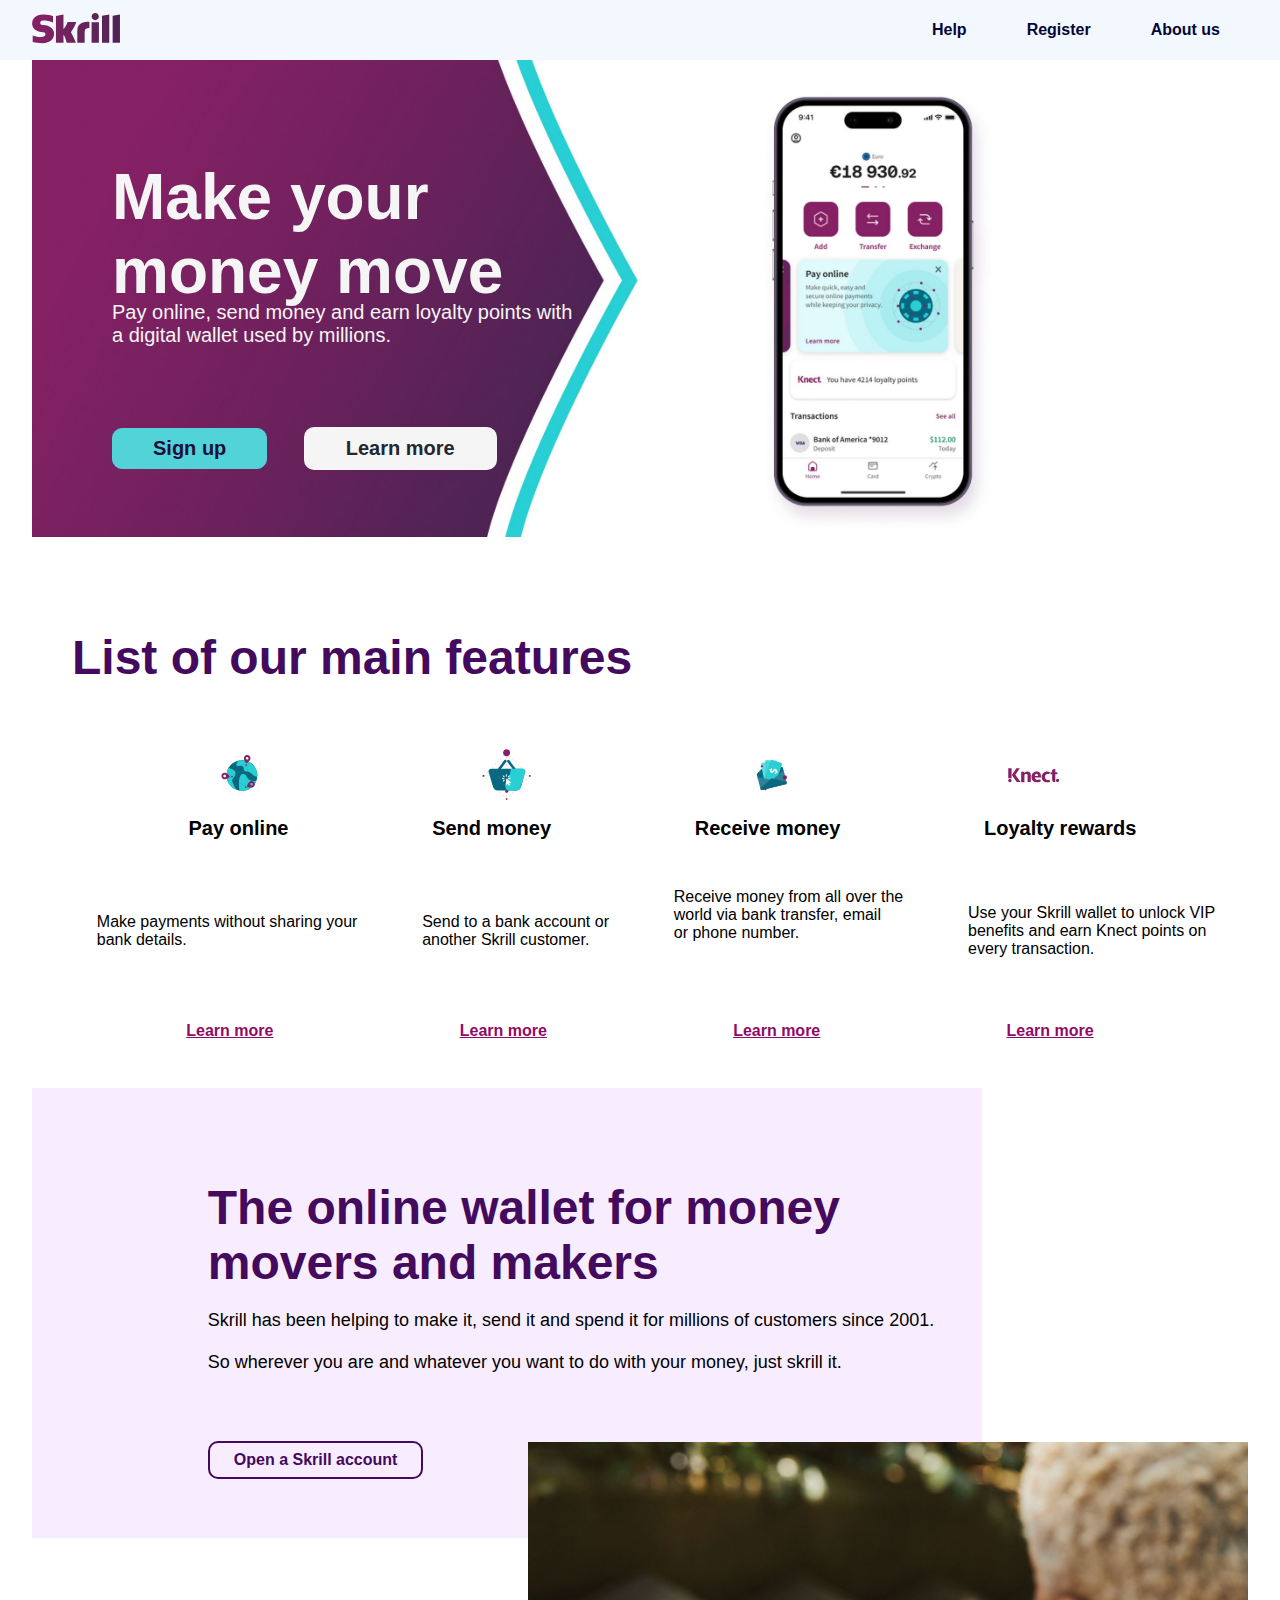
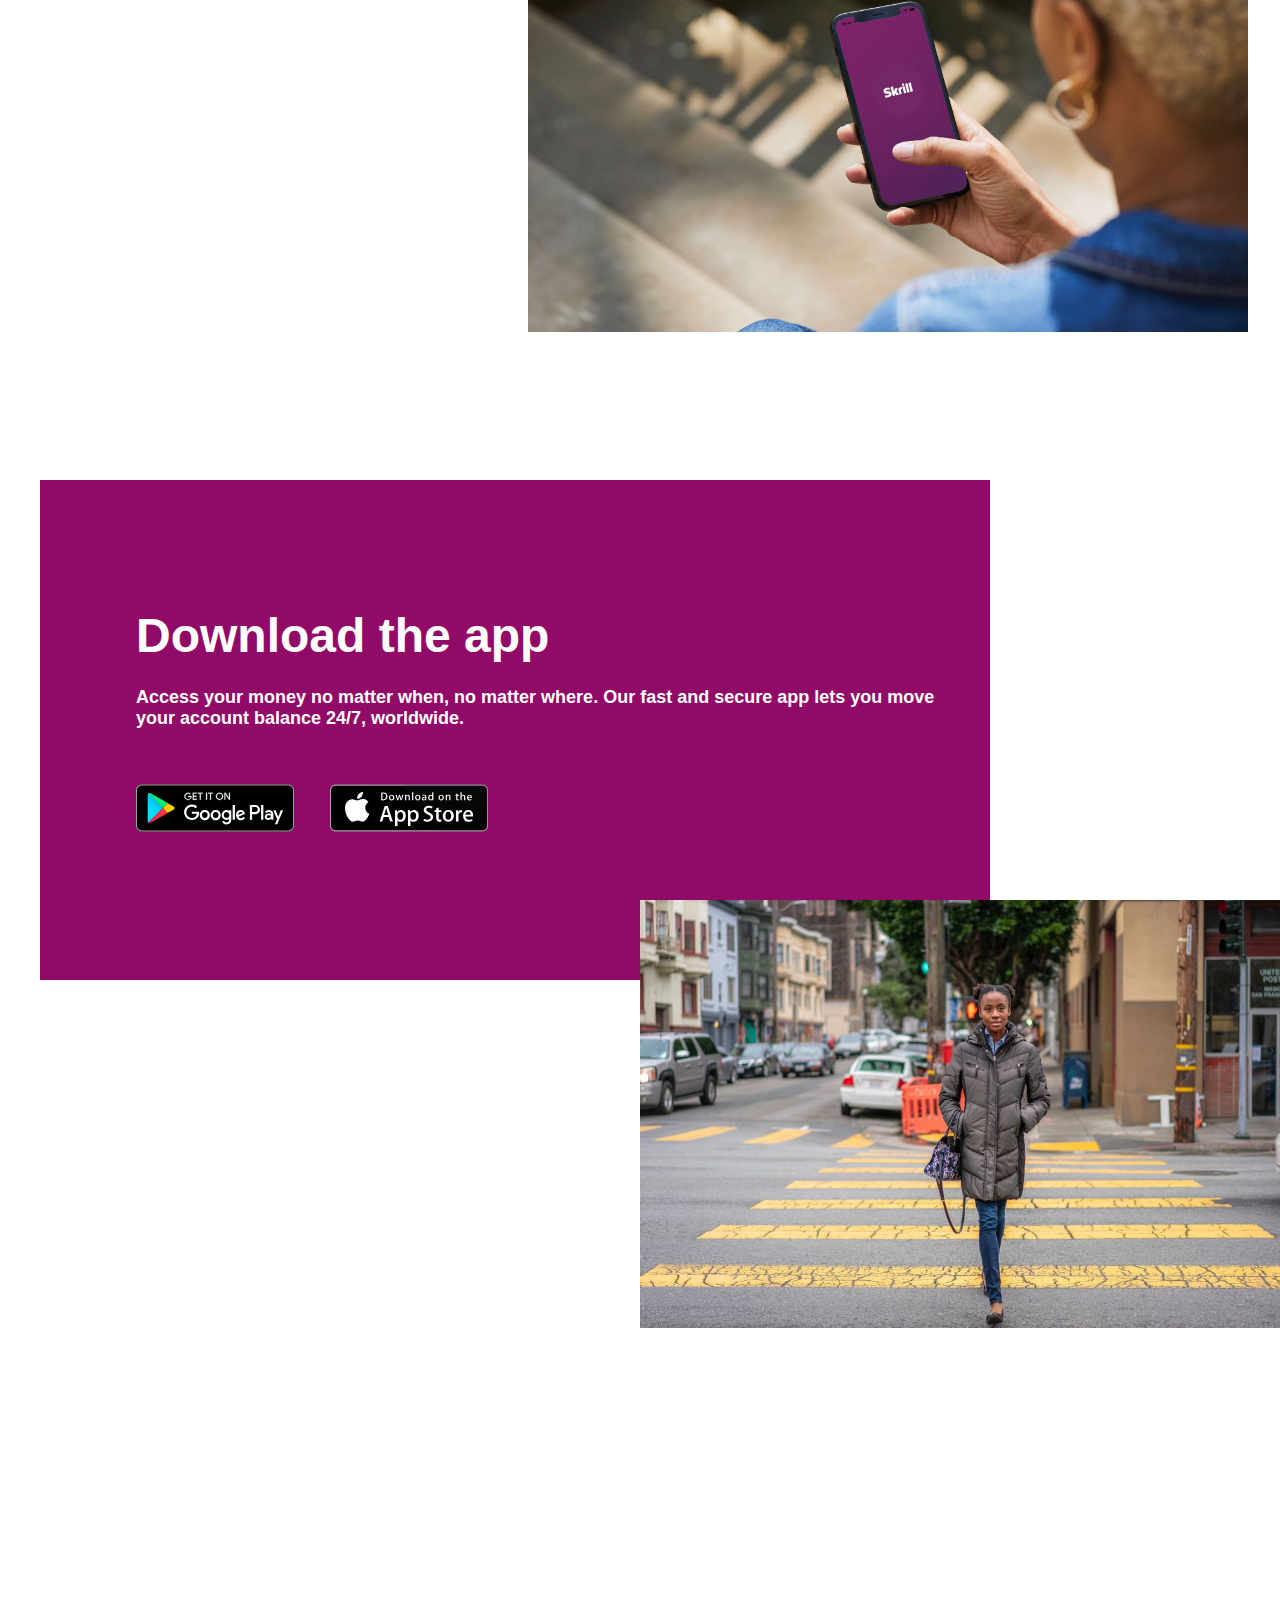
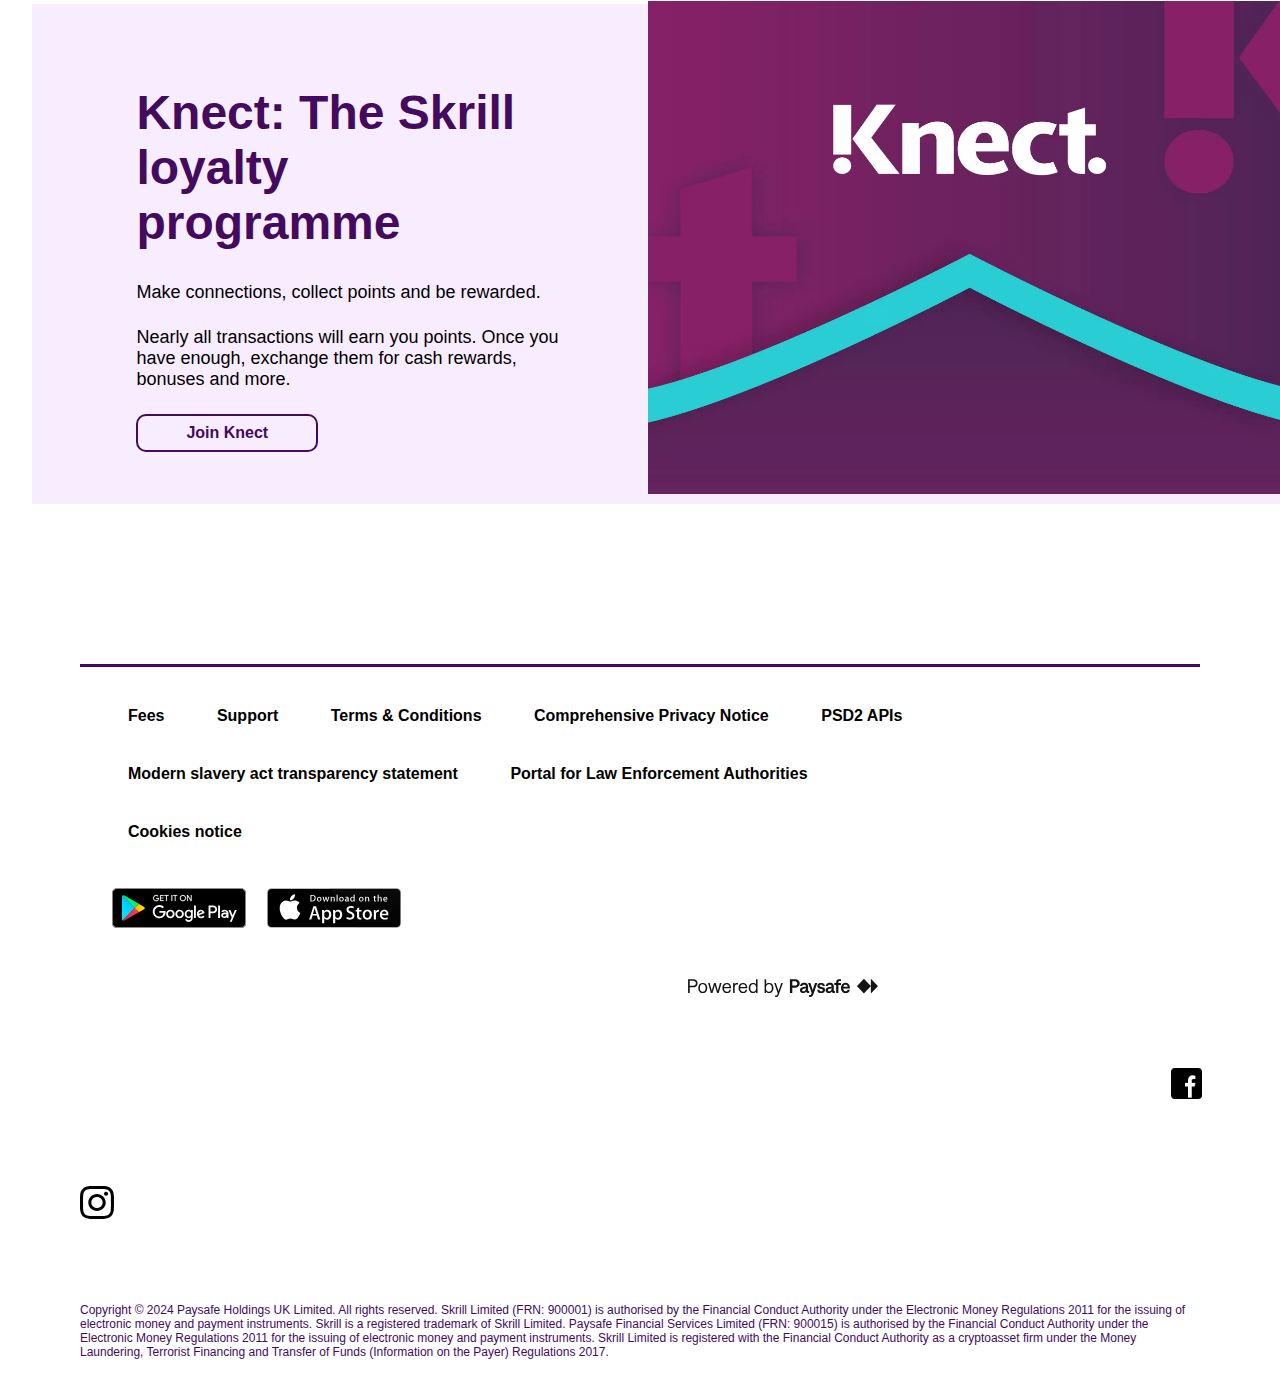
<file: index.html>
<!DOCTYPE html>
<html>
    <head>
        <link rel="stylesheet" href="./css/style.css">
        <meta charset="UTF-8">
        <meta name="viewport" content="width=device-width, inital-scale=1.0">
        <title>Online Wallet for Money Transfers & Online Payments</title>

    </head>
    <body>
        <nav>
            <div class="logo">
                <img src="./css/Skrill-Logo.svg" onclick="window.location.href='https://www.skrill.com'" alt="illustration" class="skrill-logo"></div>
                <div class="nav-items">
                    <a href="/"class="help-item">Help</a>
                    <a href="./index2.html" class="register-item">Register</a>
                    <a href="./index3.html" class="aboutus-item">About us</a>
                </div>
            </div>
        </nav>
        <section class="skrill">
            <div class="skrill-container">
                <div class="column-left">
                    <h1>Make your<br>money move</h1>
                    <img src="./css/skrillback.jpg" alt="illustration" class="skrill-background">
                    <p>Pay online, send money and earn loyalty points with<br> a digital wallet used by millions.</p>
                    <button class="button-1" onclick="window.location.href='https://www.skrill.com'">Sign up</button>
                    <button class="button-2" onclick="window.location.href='https://www.skrill.com'">Learn more</button>
                </div>
            </div>
        </section> 
        <section class="skrill-2">
            <div class="skrill2-container">
                <div class="column-right">
                    <h2>List of our main features</h2>
                    <div class="image-wrap"><img src="./css/send.svg" alt="illustration" class="send-image">
                    <img src="./css/shopping.svg" alt="illustration" class="shopping-image">
                    <img src="./css/Envelop.svg" alt="illustration" class="envelop-image">
                    <img src="./css/knect-logo.svg" alt="illustration" class="knect-image"></div>
                    <div class="text-wrapper">
                    <div class="pay-online">Pay online</div>
                    <div class="send-money">Send money</div>
                    <div class="receive-money">Receive money</div>
                    <div class="loyalty-rewards">Loyalty rewards</div>
                    </div>
                    <div class="word-wrapper">
                    <p>Make payments without sharing your<br>bank details.</p>
                    <p2>Send to a bank account or<br>
                     another Skrill customer.</p2>
                    <p3>Receive money from all over the<br>world via bank transfer, email<br>or phone number.</p3>
                    <p4>Use your Skrill wallet to unlock VIP<br>benefits and earn Knect points on<br>every transaction.</p4>
                    </div>
                    <div class="learn-wrapper">
                    <a href="https://www.skrill.com/en/pay-online/" class="learn-more">Learn more</a>
                    <a href="https://www.skrill.com/en/transfer-money/" class="meta-more">Learn more</a>
                    <a href="https://www.skrill.com/en/transfer-money/receive-money/" class="beta-more">Learn more</a>
                    <a href="https://www.skrill.com/en/skrill-knect/" class="alpha-more">Learn more</a>
                    </div>
                </div>
            </div>
        </section>
        <section class="skrill-3">
           <div class="skrill3-container"> 
            <div class="box">
                <h2>The online wallet for money<br>movers and makers</h2>
                <p>Skrill has been helping to make it, send it and spend it for millions of customers since 2001.</p>
                <p1>So wherever you are and whatever you want to do with your money, just skrill it.</p1>
                <a href="/" class="register-skrill">Open a Skrill account</a>
        </div>
    </section>
    <section class="skrill-4">
        <div class="skrill4-container">
            <div class="img">
                <img src="./css/skrillapp.jpg" alt="illustration" class="skrillapp-image">
            </div>
        </div>
    </section>
    <section class="skrill-5">
        <div class="skrill5-container">
            <div class="box3">
                <h2>Download the app</h2>
                <p>Access your money no matter when, no matter where. Our fast and secure app lets you move<br>your account balance 24/7, worldwide.</p>
                <img src="./css/playstore.svg" alt="illustration" class="playstore-button"  onclick="window.location.href='https://play.google.com/'">
                <img src="./css/appstore.svg" alt="illustration" class="appstore-button" onclick="window.location.href='https://www.apple.com'"> 
            </div>
        </div>
    </section>
    <div class="img2">
        <img src="./css/sidewalk.jpg" alt="illustration" class="sidewalk-image">
    </div>
    <div class="wrapper-main">
        <div class="knect-container">
          <div class="box-4">
            <h2>Knect: The Skrill<br>loyalty<br>programme</h2>
            <p>Make connections, collect points and be rewarded.</p>
            <p2>Nearly all transactions will earn you points. Once you<br>have enough, exchange them for cash rewards,<br>bonuses and more. </p2>
            <a href="/" class="knect-join">Join Knect</a>
            <img src="./css/knectfile.jpg" alt="illustration" class="knect-file">
          </div>
        </div>
    </div>
    <section>
        <div id="footer">
          <div class="footer-navigation">
            <ul>
                <li>
                 <a href="/" class="footer-fees">Fees</a>
                </li>
                <li>
                 <a href="/" class="footer-support">Support</a>
                </li>
                <li>
                    <a href="/" class="footer-terms">Terms & Conditions</a>
                </li>
                <li>
                    <a href="/" class="footer-privacy">Comprehensive Privacy Notice</a>
                </li>
                <li>
                    <a href="/" class="footer-api">PSD2 APIs</a>
                </li>
                <br>
                <li>
                    <a href="/" class="footer-statement">Modern slavery act transparency statement</a>
                </li>
                <li>
                    <a href="/" class="footer-portal">Portal for Law Enforcement Authorities</a>
                </li>
                <br>
                <li>
                    <a href="/" class="footer-cookies">Cookies notice</a>
                </li>
            </ul>
            <img src="./css/playstore.svg" alt="illustration" onclick="window.location.href='https://play.google.com/'" class="playstore-image2">
            <img src="./css/appstore.svg" alt="illustration" onclick="window.location.href='https://www.apple.com'" class="appstore-image2">
            <img src="./css/powered02.svg" alt="illustration" class="poweredby-paysafe">
            <img src="./css/facebook.png" alt="illustration" onclick="window.location.href='https://www.facebook.com'" class="facebook-image">
            <img src="./css/instagram.svg" alt="illustration" onclick="window.location.href='https://www.instagram.com'" class="instagram-image">
            <p3>Copyright © 2024 Paysafe Holdings UK Limited. All rights reserved. Skrill Limited (FRN: 900001) is authorised by the Financial Conduct Authority under the Electronic Money Regulations 2011 for the issuing of electronic money and payment instruments. Skrill is a registered trademark of Skrill Limited. Paysafe Financial Services Limited (FRN: 900015) is authorised by the Financial Conduct Authority under the Electronic Money Regulations 2011 for the issuing of electronic money and payment instruments. Skrill Limited is registered with the Financial Conduct Authority as a cryptoasset firm under the Money Laundering, Terrorist Financing and Transfer of Funds (Information on the Payer) Regulations 2017.</p3>
          </div>
        </div>
    </section>

    </body>
</html>
</file>
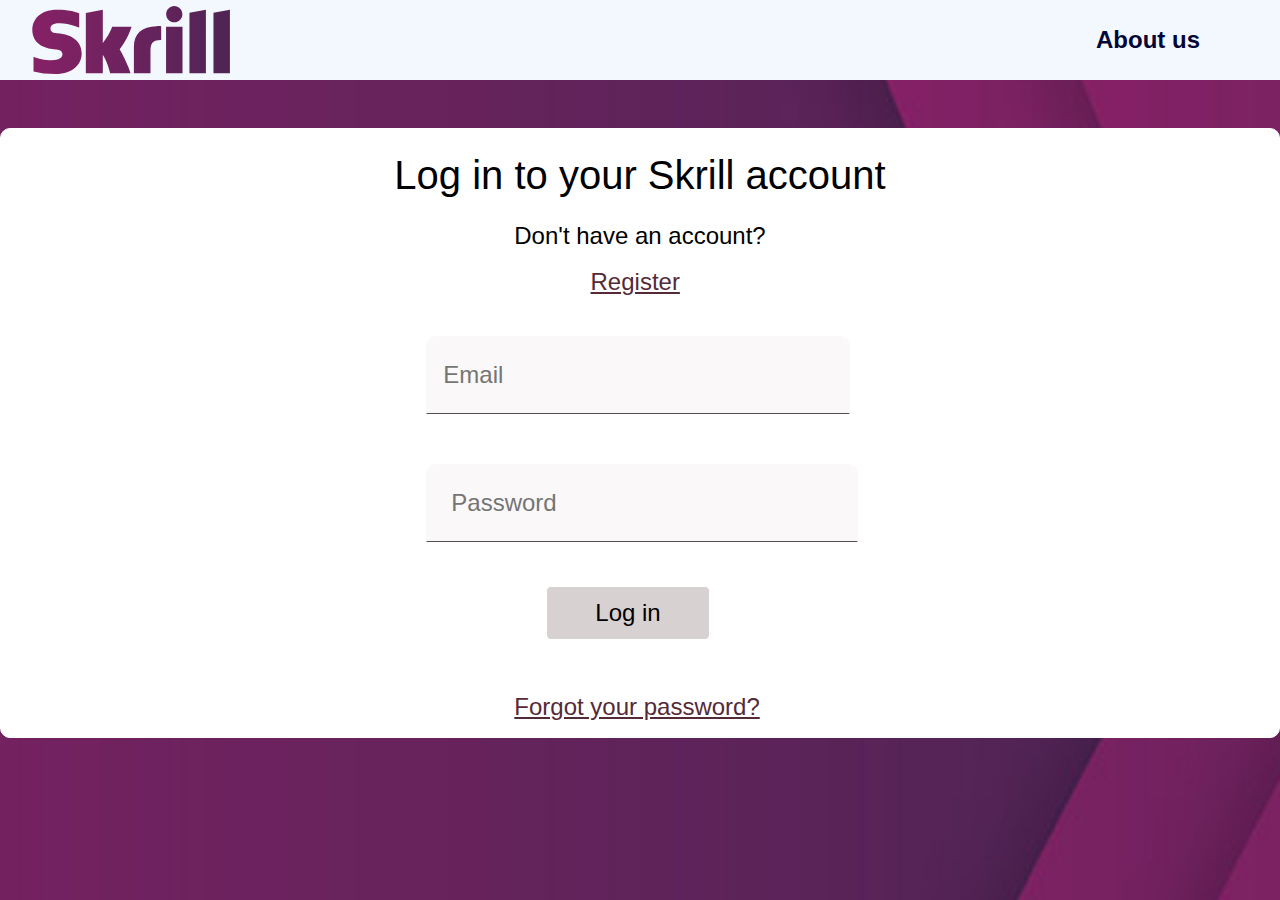
<file: index2.html>
<html>
    <head>
        <link rel="stylesheet" href="./css/style2.css">
        <meta charset="UTF-8">
        <meta name="viewport" content="width=device-width, inital-scale=1.0">
        <title>Skrill | My account</title>
    </head>
    <body>
        <div class="navbar-skrill">
            <nav>
                <img src="./css/Skrill-Logo.svg" alt="illustration" class="skrill-image">
                <a href="./index3.html"class="about-us">About us</a>
            </nav>
        </div>
    <section>
        <div class="skrilllogin-container">
            <div class="box-1">
                <h2>Log in to your Skrill account</h2>
                <p>Don't have an account?</p>
                <a href="/" class="register">Register</a>
                <br>
                <br>
                <div>
                <br>
                </div>
                <input type="text" id="username" placeholder="Email" name="username">
                <br>
                <input type="password" id="password" placeholder="Password" name="password">
                <button>Log in</button>
                <br>
                <a href="/" class="forgottenpassword">Forgot your password?</a>
            </div>
        </div>
    </section>


    </body>
</file>
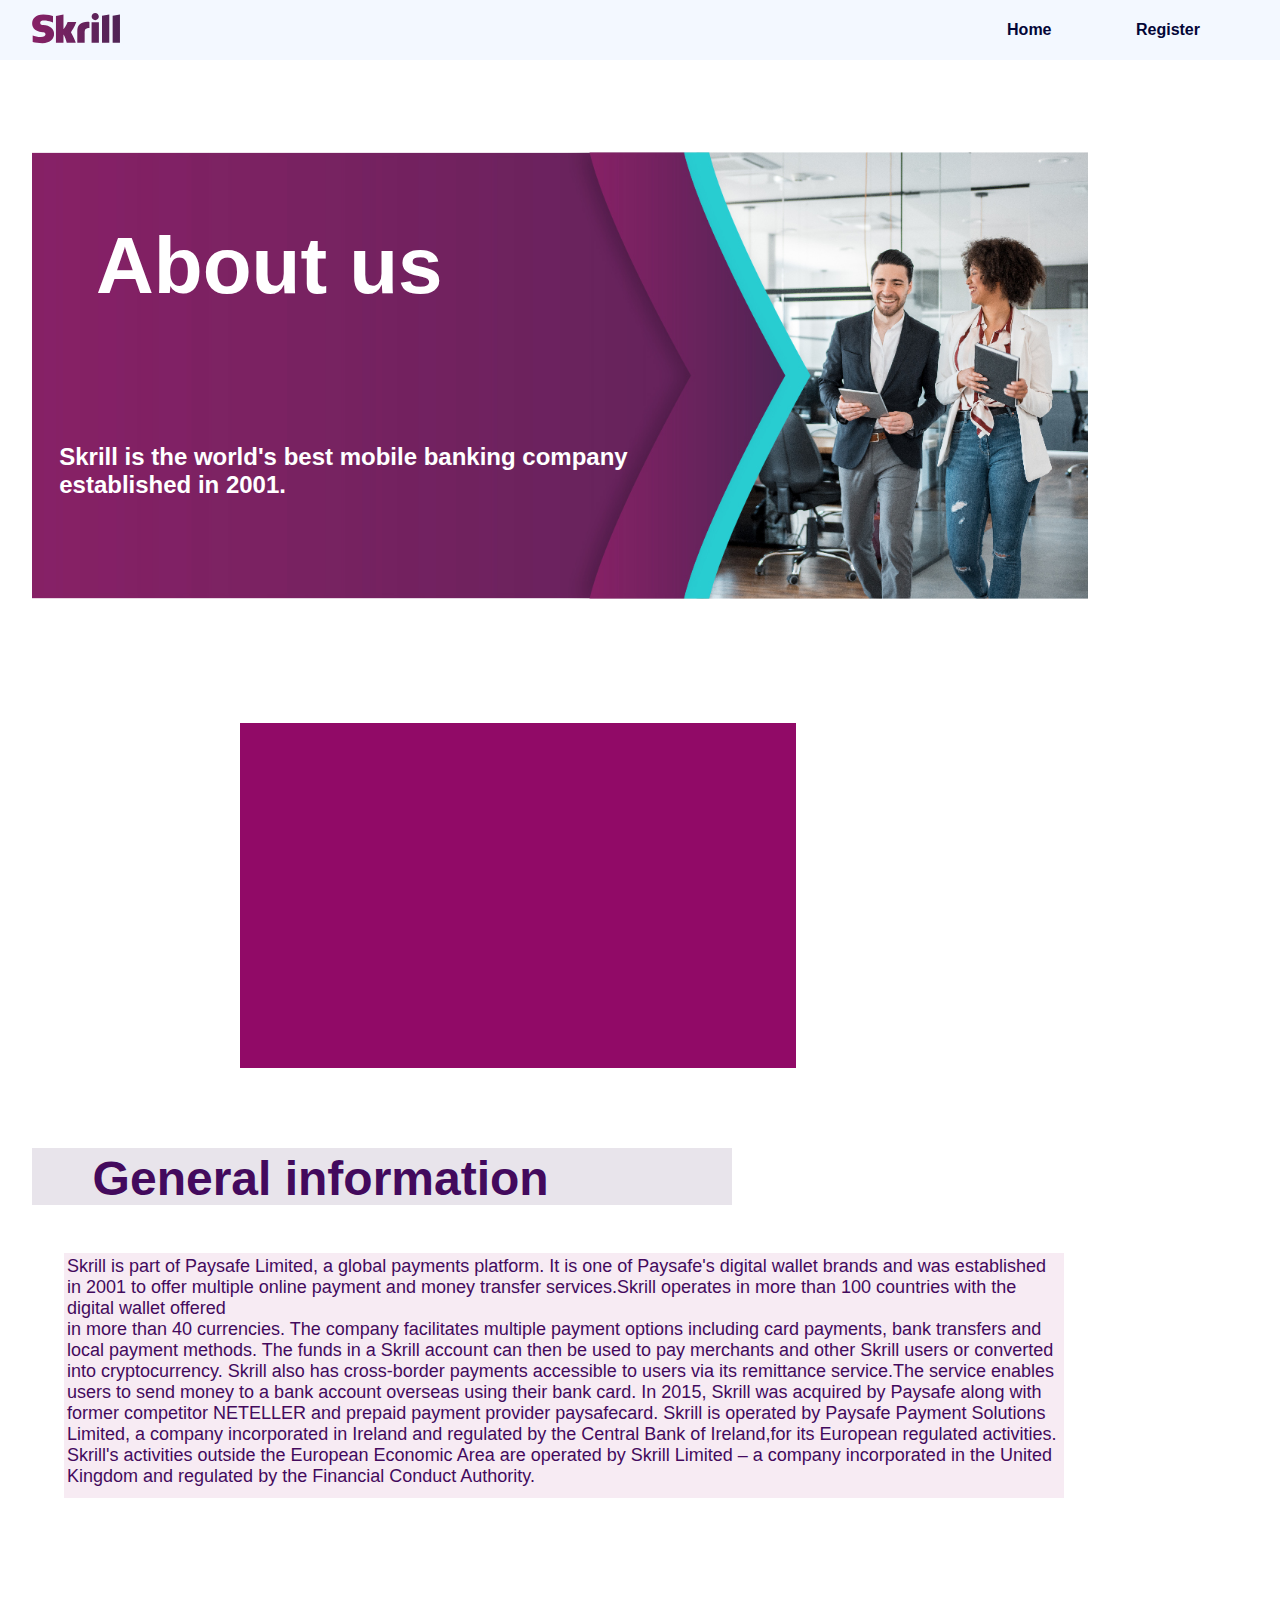
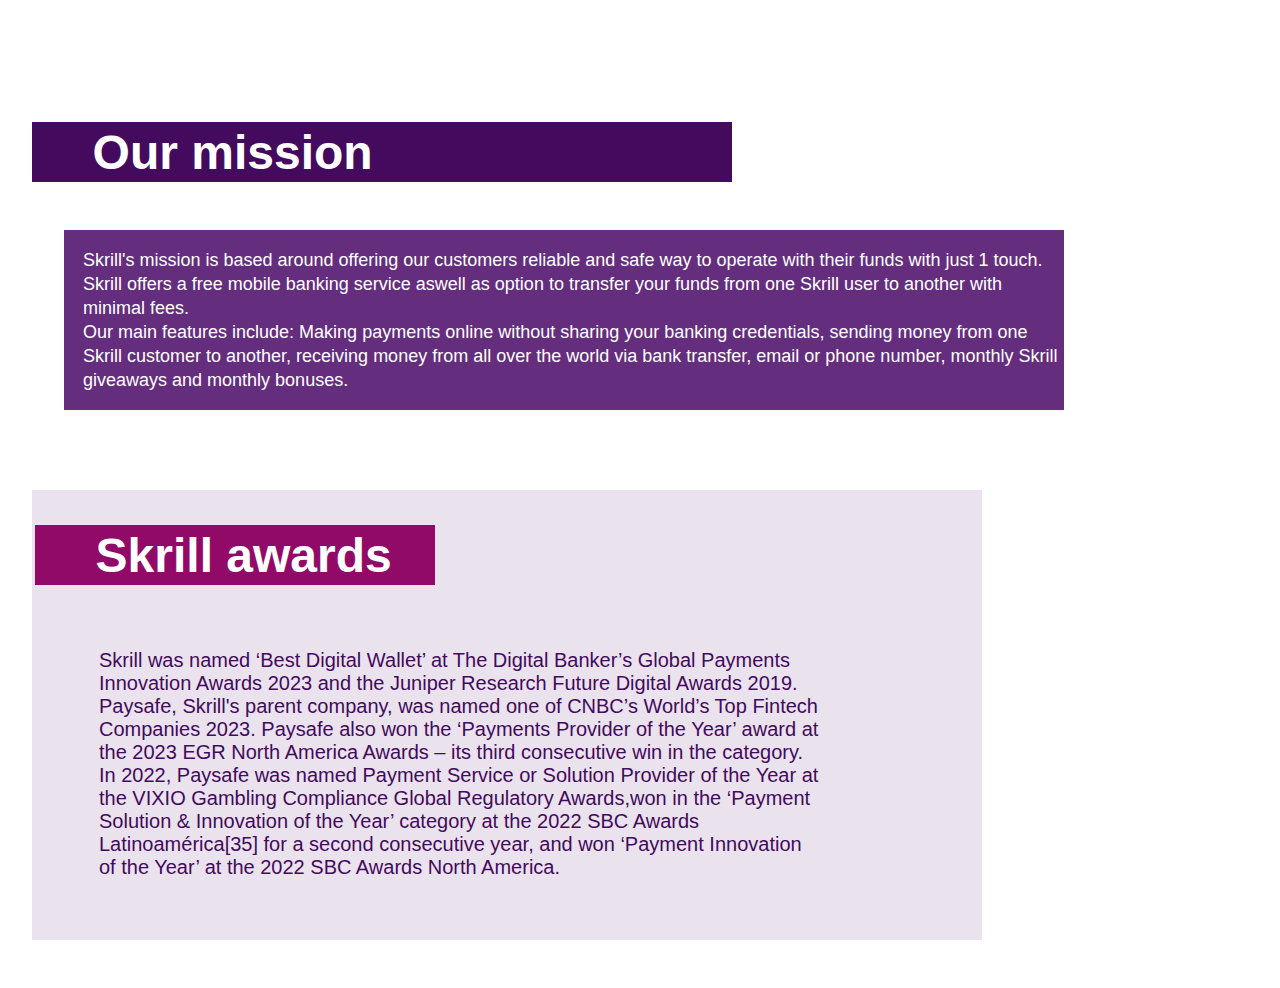
<file: index3.html>
<!DOCTYPE html>
<html>
    <head>
        <link rel="stylesheet" href="./css/style3.css">
        <meta charset="UTF-8">
        <meta name="viewport" content="width=device-width, inital-scale=1.0">
        <title>About Skrill</title>

    </head>
    <body>
        <nav>
            <div class="logo">
                <img src="./css/Skrill-Logo.svg" onclick="window.location.href='https://www.skrill.com'" alt="illustration" class="skrill-logo"></div>
                <div class="nav-items">
                    <a href="./index.html"class="home-item">Home</a>
                    <a href="./index2.html" class="register-item">Register</a>
                    </div>
                </div>
                </nav>
                <section class="skrill">
                 <div class="skrill-container">
                 <div class="column-left">
                    <h1>About us</h1>
                    <img src="./css/aboutus3.jpg" class="aboutus-image" alt="illustration">
                    <p>Skrill is the world's best mobile banking company<br> established in 2001.</p>
                </section>
                <section class="skrill2">
                    <div class="skrill2-container">
                        <div class="column-right">
                            <div class="box">
                            <iframe width="560" height="315" src="https://www.youtube.com/embed/Mjg90FBndhI?si=K3NvcYk3wrapBXNO" title="YouTube video player" class="youtube-video" frameborder="0" allow="accelerometer; autoplay; clipboard-write; encrypted-media; gyroscope; picture-in-picture; web-share" allowfullscreen></iframe>
                        </div>
                        </div>
                    </div>
                </section>
                <section class="skrill-3">
                    <div class="skrill3-container">
                        <div class="column-right2">
                            <h2>General information</h2>
                            <p>Skrill is part of Paysafe Limited, a global payments platform. It is one of Paysafe's digital wallet brands and was established in 2001 to offer multiple online payment and money transfer services.Skrill operates in more than 100 countries with the digital wallet offered<br>in more than 40 currencies. The company facilitates multiple payment options including card payments, bank transfers and local payment methods. The funds in a Skrill account can then be used to pay merchants and other Skrill users or converted into cryptocurrency.
                            Skrill also has cross-border payments accessible to users via its remittance service.The service enables users to send money to a bank account overseas using their bank card.
                                In 2015, Skrill was acquired by Paysafe along with former competitor NETELLER and prepaid payment provider paysafecard.
                                Skrill is operated by Paysafe Payment Solutions Limited, a company incorporated in Ireland and regulated by the Central Bank of Ireland,for its European regulated activities. Skrill's activities outside the European Economic Area are operated by Skrill Limited – a company incorporated in the United Kingdom and regulated by the Financial Conduct Authority.</p>
                    </div>
                    </div>
                </section>
                <section>
                    <div class="skrill4-container">
                        <div class="column-right3">
                            <h2>Our mission</h2>
                            <p1>Skrill's mission is based around offering our customers reliable and safe way to operate with their funds with just 1 touch.<br>Skrill offers a free mobile banking service aswell as option to transfer your funds from one Skrill user to another with minimal fees.<br>Our main features include: Making payments online without sharing your banking credentials, sending money from one Skrill customer to another, receiving money from all over the  world via bank transfer, email or phone number, monthly Skrill giveaways and monthly bonuses.</p1>
                        </div>
                    </div>
                </section>
                <section>
                    <div class="skrill5-container">
                        <div class="column-right4">
                            <h2>Skrill awards</h2>
                            <p1>Skrill was named ‘Best Digital Wallet’ at The Digital Banker’s Global Payments Innovation Awards 2023 and the Juniper Research Future Digital Awards 2019.
                                Paysafe, Skrill's parent company, was named one of CNBC’s World’s Top Fintech Companies 2023. Paysafe also won the ‘Payments Provider of the Year’ award at the 2023 EGR North America Awards – its third consecutive win in the category.
                                In 2022, Paysafe was named Payment Service or Solution Provider of the Year at the VIXIO Gambling Compliance Global Regulatory Awards,won in the ‘Payment Solution & Innovation of the Year’ category at the 2022 SBC Awards Latinoamérica[35] for a second consecutive year, and won ‘Payment Innovation of the Year’ at the 2022 SBC Awards North America.</p1>
                        </div>
                    </div>
                </section>
</file>
<file: css/style.css>
html
*{
    box-sizing:border-box;
    font-family:'Trebuchet MS', 'Lucida Sans Unicode', 'Lucida Grande', 'Lucida Sans', Arial, sans-serif;
    margin:0;
    padding:0;
}
body{
    width:100%;
    height:100%;
    margin:0px;
    padding:0px;
    overflow-x:hidden;
}


nav{
    height:60px;
    display:flex;
    justify-content:space-between;
    align-items:center;
    background-color:#F3F8FF;
}
.skrill-logo{
    width:20%;
    
    padding-left:2rem;
}

.skrill-logo:hover{
    cursor:pointer;
    
}

nav a{
    text-decoration:none;
    font-weight:bold;
    color:#030637;
}

nav a:hover{
    cursor:pointer;

}

.nav-items{

    display:flex;
    justify-content:space-between;
    align-items:center;
    font-size:1em;
}

.help-item{
    padding-right:60px;
    
}

.register-item{
    padding-right:60px;

    
}

.aboutus-item{
    padding-right:60px;
    
}

.skrill-background{
    width:90%;
    padding-left:2rem;
    
}

.skrill-container{
    display:flex;
    justify-content:center;
    align-items:center;
}

h1{
    display:flex;
    justify-content:space-between;
    align-items:center;
    color:whitesmoke;
    font-size:4em;
    position:absolute; left:7rem; top:10rem;

}

.column-left p{
    display:flex;
    justify-content:space-between;
    align-items:center;
    color:whitesmoke;
    font-size:20px;
    position:relative; bottom:15rem; left:7rem;

    
}

.button-1{
    font-weight:bold;
    color:#200E3A;
    border-color:#52D3D8;
    background-color:#52D3D8;
    border-style:solid;
    border-radius:10px;
    border-width:1px;
    font-size:20px;
    position:relative; bottom:10rem; left:7rem;
    padding:0.5rem 2.5rem;
}

.button-1:hover{
    cursor:pointer;
    background-color:#9BB8CD;
    border-color:#9BB8CD;
}

.button-2{
    color:#222831;
    font-weight:bold;
    border-color:transparent;
    background-color:whitesmoke;
    border-style:solid;
    border-radius:10px;
    borded-width:1px;
    font-size:20px;
    position:relative; bottom:10rem; left:9rem;
    padding:0.5rem 2.5rem;
}

.button-2:hover{
    cursor:pointer;
    background-color:azure;
    border-color:azure;
}

.column-right h2{
    color:#430A5D;
    font-weight:bold;
    font-size:3rem;
    padding-bottom:4rem;
    padding-left:1.5em;
    text-align:justify;
}


.knect-image{
    width:4%;
}

.shopping-image{
    width:4%;
    
    
}

.envelop-image{
    display:inline;
    justify-content:center;
    align-items:center;
    width:2.7%;
}

.image-wrap{
    display:flex;
    justify-content:space-evenly;
}

.text-wrapper{
    display:flex;
    justify-content:space-evenly;
    font-size:20px;
    font-weight:bold;
    padding-left:2.8rem;
    padding-top:1rem;
}

.word-wrapper{
    display:flex;
    justify-content:space-evenly;
    align-items:center;
    padding-top:3rem;
    margin-bottom:3rem;
    font-size:16px;
    padding-left:2rem;
}

.learn-wrapper{
    display:flex;
    justify-content:space-evenly;
    align-items:center;
    margin-bottom:3rem;
    font-weight:bold;
    color:black;
}

.learn-more{
    color:#910A67;
}

.meta-more{
    color:#910A67;
}

.beta-more{
    color:#910A67;
}

.alpha-more{
    color:#910A67;
}

.learn-more:hover{
    text-decoration-line:underline;
    text-decoration-thickness:2px;
    
}

.meta-more:hover{
    text-decoration-line:underline;
    text-decoration-thickness:2px;
    
}

.beta-more:hover{
    text-decoration-line:underline;
    text-decoration-thickness:2px;
    
}

.alpha-more:hover{
    text-decoration-line:underline;
    text-decoration-thickness:2px;
    
}

.box{
    display:grid;
    justify-content:center;
    align-items:center;
    width: 950px;
  height: 450px;
  border-width:1px;
  border-style:solid;
  margin-bottom:10rem;
  padding-left:2rem;
  margin-left:2rem;
  background-color:#F8EDFF;
  border-color:#F8EDFF;
}

.box h2{
    color:#430A5D;
    font-size:3rem;
    font-weight:bold;
    padding-top:5rem;
    padding-left:6rem;
    text-wrap:wrap;
}

.box p{
    padding-bottom:0rem;
    padding-left:6rem;
    font-size:18px;
}

.box p1{
    padding-bottom:3rem;
    padding-left:6rem;
    font-size:18px;
}

.box a{
    display:inline-block;
    border-style:solid;
    border-radius:10px;
    padding:0.5rem 1.5rem;
    text-decoration:none;
    margin:0 auto;
    color:#430A5D;
    font-weight:bold;
    background-color:#F8EDFF;
    border-width:2px;
    margin-bottom:3rem;
    margin-left:6rem;
    
    
}

.box a:hover{
    background-color:white;
}


.skrill4-container{
    display:flex;
    justify-content:flex-end;
    align-items:flex-end;
}
.skrillapp-image{
    width:60%;
    position:relative; left:28rem; bottom:16rem;
    z-index:1;
    
}

.skrill5-container{
    display:inline-block;
    border-style:solid;
    border-radius:0px;
    border-width:0px;
    text-decoration:none;
    background-color:#910A67;
    position:relative; bottom:7rem;
    font-weight:bold;
    margin-bottom:5rem;
    margin-left:2.5rem;
    width:950px;
    height:500px;
    padding-top:3rem;
}

.box3 h2{
    font-size:3rem;
    font-weight:bold;
    padding-top:5rem;
    padding-left:6rem;
    text-wrap:wrap;
    color:white;
}

.box3 p{
    padding-top:1.5rem;
    padding-left:6rem;
    font-size:18px;
    color:white;
}

.playstore-button{
    width:20%;
    padding-left:2rem;
    margin-left:4rem;
}

.appstore-button{
    width:20%;
    padding-left:2rem;
    margin-right:1rem;
}

.appstore-button:hover{
    cursor:pointer;
}

.playstore-button:hover{
    cursor:pointer;
}

.sidewalk-image{
    margin-left:40rem;
    position:relative; bottom:17rem;
    width:50%;
    height:60%;
}

.box-4{
    display:grid;
    justify-content:center;
    align-items:center;
    width: 1275px;
  height: 500px;
  border-width:1px;
  border-style:solid;
  margin-bottom:10rem;
  padding-left:2rem;
  margin-left:2rem;
  background-color:#F8EDFF;
  border-color:#F8EDFF;
}

.knect-file{
    width:60%;
    height:92.15%;
    margin-left:25rem;
    position:relative; bottom:31.51rem; left:7rem;
}

.knect-container{
    display:flex;
    justify-content:center;
    align-items:center;
}

.box-4 h2{
    font-size:3rem;
    font-weight:bold;
    padding-top:5rem;

    text-wrap:wrap;
    color:#430A5D;
}

.box-4 p{
    padding-bottom:1.5rem;
    padding-top:2rem;
    padding-left:0rem;
    font-size:18px;
}

.box-4 p2{
    padding-bottom:0rem;
    padding-top:0rem;
    padding-left:0rem;
    font-size:18px;
}

.box-4 a{
    text-decoration:0;
    display:inline-block;
    border-style:solid;
    border-radius:10px;
    padding:0.5rem 3rem;
    margin:0 auto;
    color:#430A5D;
    font-weight:bold;
    background-color:#F8EDFF;
    border-width:2px;
    margin-bottom:2rem;
    margin-top:1.5rem;
    margin-left:0rem;
}

.box-4 a:hover{
    background-color:white;
}

li{
    display:inline-block;
    align-items:center;
    font-size: 16px;
    white-space: unset;
    font-weight:bold;
    margin-bottom:0rem;
    padding-top:3rem;
    line-height:1px;
    margin-left:3rem;
}

li a{
     color:black;
     text-decoration:none;
}

li a:hover{
    border-width:0px;
    border-bottom-width:2px;
    border-style:solid;
}

#footer{
    border:solid;
    border-width:0px;
    border-top-width:3px;
    margin-left:5rem;
    margin-right:5rem;
    color:#430A5D;
}

.playstore-image2{
    width:12%;
    margin-left:2em;
}

.appstore-image2{
    width:12%;
    margin-left:1em;
    margin-right:2em;
}

.playstore-image2:hover{
    cursor:pointer;
}

.appstore-image2{
    cursor:pointer;
}

.poweredby-paysafe{
    width:17%;
    margin-bottom:4rem;
    margin-left:38rem;
}

.facebook-image{
    width:3.3%;
    margin-left:68rem;
    padding-bottom:5rem;
    
}

.instagram-image{
    padding-bottom:5rem;
    width:3%;
}

.facebook-image:hover{
    cursor:pointer;
    
}

.instagram-image:hover{
    cursor:pointer;
}

.footer-navigation p3{
    display:flex;
    justify-content:center;
    align-items:center;
    font-size:12px
}

p3{
    margin-bottom:2rem;
}

@media only screen and (max-width: 600px){

    
*{
 box-sizing:border-box;
}

body{
    width:100%;
    height:100%;
    margin:0rem;
    margin-right:0.5rem;
    overflow-x:hidden;
}
 
 body{
    background-color:#833f74;
 }
    
    
    .skrill-background{
        width:0rem;
        
    }

    nav{
        height:20rem;
        width:125rem;
        display:flex;
        justify-content:space-around;
        align-items:center;
        background-color:#F3F8FF;
    }
     
    .nav-items{
        text-align:center;
        word-break:keep-all;
        display:flex;
        justify-content:flex-end;
        align-items:center;
        font-size:4.5rem;
        margin-right:35rem;
    }
    
    .skrill-logo{
        width:80%;
        
        padding-left:2rem;
    }

h1{
    display:flex;
    justify-content:center;
    text-align:center;
        margin-top:15rem;
        color:white;
        font-size: calc(10rem + 10vw);
        font-weight:bolder;
        line-height:1em;
        text-wrap:nowrap;
        
    
    }

    .skrill-container{
        display:inline;
        justify-content:center;
        align-items:center;
       
    }
    .column-left p{
        display:flex;
        align-items:center;
        justify-content:center;
        margin-top:50rem;
        margin-left:44rem;
        color:whitesmoke;
        font-size:4rem;
        text-wrap:nowrap;
        
    
        
    }
    
    .button-1{
        font-weight:bold;
        color:#368083;
        border-color:#52D3D8;
        background-color:#52D3D8;
        border-style:solid;
        border-radius:0.2em;
        margin-left: 18rem;
        border-width:0.1em;
        font-size:12rem;
        text-wrap:nowrap;
        padding:0.5rem 2.5rem;
    }
    
    .button-1:hover{
        cursor:pointer;
        background-color:#9BB8CD;
        border-color:#9BB8CD;
    }
    
    .button-2{
        color:white;
        font-weight:bold;
        border-color:white;;
        background-color:transparent;
        border-style:solid;
        border-radius:0.3em;
        border-width:0.1em;
        font-size:8rem;
        margin-top:5rem;
        padding:4rem 2rem;
        margin-left:15rem;
        text-wrap:nowrap;
    }

    .aboutus-item{
        padding-right:1em;
        word-break:keep-all;
        font-size:4.5rem;
        text-wrap:nowrap;
    }
  
    .column-right h2{
        color:#430A5D;
        font-weight:bold;
        font-size:0rem;
        padding-bottom:4rem;
        padding-left:1.5em;
        text-align:justify;
    }
    
    
    .knect-image{
        width:0%
    }
    
    .shopping-image{
        
        width:0%;
    }
    
    .envelop-image{
        display:inline;
        justify-content:center;
        align-items:center;
        width:0%;
    }
    
    .image-wrap{
        display:flex;
        justify-content:space-evenly;
    }
    
    .text-wrapper{
        display:flex;
        justify-content:space-evenly;
        font-size:0px;
        font-weight:bold;
        padding-left:2.8rem;
        padding-top:1rem;
    }
    
    .word-wrapper{
        display:flex;
        justify-content:space-evenly;
        align-items:center;
        padding-top:3rem;
        margin-bottom:3rem;
        font-size:0px;
        padding-left:2rem;
    }
    
    .learn-wrapper{
        display:flex;
        justify-content:space-evenly;
        align-items:center;
        margin-bottom:3rem;
        font-weight:bold;
        color:black;
    }
    
    .learn-more{
        color:#910A67;
    }
    
    .meta-more{
        color:#910A67;
    }
    
    .beta-more{
        color:#910A67;
    }
    
    .alpha-more{
        color:#910A67;
    }
    
    .learn-more:hover{
        text-decoration-line:underline;
        text-decoration-thickness:0px;
        size:0px;
        
        
    }
    
    .meta-more:hover{
        text-decoration-line:underline;
        text-decoration-thickness:0px;
        size:0px;
        
    }
    
    .beta-more:hover{
        text-decoration-line:underline;
        text-decoration-thickness:0px;
        size:0px;
        
        
    }
    
    .alpha-more:hover{
        text-decoration-line:underline;
        text-decoration-thickness:0px;
        size:0px;
        
    }

    .send-image{
        width:0%;
    }
    
    .column-right a{
        font-size:0px;
    }

    .box{
        display:grid;
        justify-content:center;
        align-items:center;
        width: 100rem;
      height: 130rem;

      border-width:1px;
      border-style:solid;
      background-color:#efeaf1;
      border-color:#F8EDFF;
      
}

.box h2{
    display:flex;
    align-items:center;
    justify-content:center;
    text-align:center;
    color:#430A5D;
    font-size:6.5rem;
    font-weight:bold;
    text-wrap:nowrap;
    padding-right:2rem;
    margin-right:10rem;
}

.box p{
    padding-bottom:0rem;
    padding-left:1rem;
    font-size:5rem;
    text-wrap:wrap;
    font-weight:normal;
}

.box p1{
    padding-bottom:0rem;
    padding-left:1rem;
    font-size:5rem;
    text-wrap:wrap;
    font-weight:normal;
}

.box a{
    font-size:5rem;
    display:inline-block;
    border-style:solid;
    border-radius:0.5em;
    padding:2rem 4rem;
    text-decoration:none;
    margin:0 auto;
    color:#ac4484;
    font-weight:bold;
    background-color:#efeaf1;
    border-width:0.2em;
    margin-bottom:3rem;
    margin-left:5rem;
    text-wrap:nowrap;
    
    
}

.sidewalk-image{
    
    
    width:0;
    height:0;
}

.skrillapp-image{
    width:0;
    
    z-index:1;
    
}

.skrill3-container{
    margin-right:4rem;
}

.skrill5-container{
    display:flex;
    border-style:solid;
    border-radius:0px;
    border-width:0px;
    text-decoration:none;
    background-color:#5272F2;
    font-weight:bold;
    margin-left:1.9rem;
    width:100.5rem;
    height:70rem;
    padding-top:3rem;
}

.box3 h2{
    font-size:9rem;
    font-weight:bold;
    padding-top:5rem;
    padding-left:6rem;
    text-wrap:wrap;
    color:white;
}

.box3 p{
    padding-top:1.5rem;
    padding-left:5rem;
    font-size:4rem;
    color:white;
}

.playstore-button{
    width:40%;
    padding-left:2rem;
    margin-left:4rem;
}

.appstore-button{
    width:40%;
    padding-left:2rem;
    margin-right:1rem;
}


.knect-file{
    width:60%;
    height:92.15%;
    margin-left:25rem;
    position:relative; bottom:31.51rem; left:7rem;
}

.knect-container{
    display:flex;
    justify-content:center;
    align-items:center;
}


.box-4 p{
    padding-bottom:1rem;
    padding-top:2rem;
    padding-left:1rem;
    font-size:4rem;
    text-wrap:wrap;
}

.box-4 p2{
    padding-bottom:1rem;
    padding-top:2rem;
    padding-left:1rem;
    font-size:4rem;
    text-wrap:wrap;
}

.box-4{
    display:inline-block;
    justify-content:center;
    align-items:center;
    width: 135rem;
  height: 80rem;
  border-width:1px;
  border-style:solid;

  

  background-color:#F8EDFF;
  border-color:#F8EDFF;
}

.knect-file{
    width:0%;
    height:0%;
    
}

.knect-container{
    display:flex;
    justify-content:center;
    align-items:center;
    width:102rem;
}

.box-4 h2{
    font-size:8.5rem;
    font-weight:bold;
    padding-top:5rem;
    padding-left:2rem;
    text-wrap:wrap;
    color:#430A5D;
}



.box-4 a{
    text-decoration:0;
    display:inline-block;
    border-style:solid;
    border-radius:0.5em;
    padding:1rem 3rem;
    font-size:5rem;
    color:#430A5D;
    font-weight:bold;
    background-color:#F8EDFF;
    border-width:0.2em;
    margin-top:3rem;
    margin-left:4rem;
    margin-bottom:1rem;
}

li{
    box-sizing:border-box;
    display:inline-block;
    align-items:center;
    font-size: 4rem;
    font-weight:bold;
    margin-bottom:0rem;
    padding-top:2rem;
    line-height:4rem;
    margin-left:3rem;
}

li a{
     color:rgb(247, 247, 247);
     text-decoration:none;
}

li a:hover{
    border-width:0px;
    border-bottom-width:2px;
    border-style:solid;
}

#footer{
    border:solid;
    border-width:0;
    border-radius:0.3em;
    border-top-width:1rem;
    padding-left:2rem;
    width:320%;
    margin-left:4rem;
    color:#430A5D;
}

.playstore-image2{
    width:40%;
    margin-left:2em;
}

.appstore-image2{
    width:40%;
    margin-left:1em;
    margin-right:2em;
}

.playstore-image2:hover{
    cursor:pointer;
}

.appstore-image2{
    cursor:pointer;
}

.poweredby-paysafe{
    width:50%;
    margin-bottom:4rem;
    margin-left:3rem;
}

.facebook-image{
    width:10%;
    margin-left:68rem;
    padding-bottom:5rem;
    
}

.instagram-image{
    padding-bottom:5.2rem;
    width:9.4%;
}

.facebook-image:hover{
    cursor:pointer;
    
}

.instagram-image:hover{
    cursor:pointer;
}

.footer-navigation p3{
    display:flex;
    justify-content:center;
    align-items:center;
    font-size:2.5rem;
    color:#efeaf1;
}

p3{
    margin-bottom:2rem;
}
}
</file>
<file: css/style2.css>
html
*{
    box-sizing:border-box;
    font-family:'Trebuchet MS', 'Lucida Sans Unicode', 'Lucida Grande', 'Lucida Sans', Arial, sans-serif;
    margin:0;
    padding:0;
}
body{
    width:100%;
    height:100%;
    margin:0px;
    padding:0px;
    overflow-x:hidden;
    background-image: url(./skrilllogin.jpg);
    background-size:150%;
}

nav{
    height:60px;
    display:flex;
    justify-content:space-between;
    align-items:center;
    background-color:#F3F8FF;
}

.skrill-image{
    width:9%;
    padding-left:2rem;
}

nav a{
    text-decoration:none;
    font-weight:bold;
    color:#030637;
    padding-right:5rem;
}

nav a:hover{
    cursor:pointer;

}

.skrilllogin-container{
    display:flex;
    justify-content:center;
    align-items:center;
    margin:0 auto;
    padding-top:1.5rem;
    margin-top:3rem;
    border-style:solid;
    border-radius:10px;
    margin-left:30rem;
    margin-right:30rem;
    border-width:1px;
    border-color:white;
    background-color:white;
    padding-bottom:1rem;
}

.box-1 h2{
    font-weight:normal;
    font-size:22px;
    margin-bottom:1.5rem;
}

.box-1 p{
    display:flex;
    justify-content:space-evenly;
    align-items:center;
    margin-bottom:1rem;
    padding-bottom:1rem;
    font-weight:normal;
    font-size:16px;
    
}



#username{
   display:flex;
   border:solid;
   justify-content:flex-start;
   border-width:1.5px;
   font-size:16px;
   margin-bottom:2rem;
   padding:1em;
   padding-left:1rem;
   padding-right:6rem;
   border-radius:10px;
   border-bottom-left-radius:0px;
   border-bottom-right-radius:0px;
   color:black;
   border-bottom-color:rgb(80, 77, 77);
   background-color:rgb(250, 248, 248) ;
   border-top-color: rgb(250, 248, 248) ;
    border-left-color:rgb(250, 248, 248) ;
    border-right-color:rgb(250, 248, 248) ;
}

#password{
    display:flex;
    border:solid;
    border-width:1.5px;
    font-size:16px;
    padding:1em;
    margin-bottom:2rem;
    padding-right:6rem;
    border-radius:10px;
    border-bottom-left-radius:0px;
    border-bottom-right-radius:0px;
    color:black;
    background-color: rgb(250, 248, 248) ;
    border-bottom-color:rgb(80, 77, 77);
    border-top-color: rgb(250, 248, 248) ;
    border-left-color:rgb(250, 248, 248) ;
    border-right-color:rgb(250, 248, 248) ;
}

#username:hover{
    background-color:rgb(224, 224, 224);
}

#password:hover{
    background-color:rgb(224, 224, 224);
}

.box-1 button{
    border:solid;
    background-color:rgb(216, 209, 209);
    border-color:rgb(255, 255, 255);
    border-width:1.8px;
    border-radius:5px;
    font-size:16px;
    padding-top:0.5em;
    padding-bottom:0.5em;
    padding-left:8em;
    padding-right:7.5em;
    margin-left:0rem;
    margin-bottom:2.2em;
    margin-top:0.5em;
}

.register{
    display:flex;
    line-height:0.01px;
    align-items:center;
    margin-right:0.4em;
    justify-content:center;
    color:rgb(85, 42, 56);
}

.register:hover{
    color:rgb(156, 83, 106);
}

.box-1 button:hover{
    cursor:pointer;
    background-color:rgb(223, 223, 223);
}

.forgottenpassword{
    text-align:center;
    margin-left:4.2em;
    font-weight:300;
    color:rgb(85, 42, 56);
}

.forgottenpassword:hover{
    color:rgb(156, 83, 106);
}


@media only screen and (max-width: 648px){
    body{
        width:100%;
        height:100%;
        margin:0px;
        padding:0px;
        overflow-x:hidden;
        background-image: url(./skrilllogin.jpg);
        background-size:400%;
    }
    
    nav{
        height:10rem;
        width:150%;
        display:flex;
        justify-content:space-between;
        align-items:center;
        background-color:#F3F8FF;
    }
    
    .skrill-image{
        width:40%;
        padding-left:2rem;
    }
    
    nav a{
        text-decoration:none;
        font-weight:bold;
        color:#030637;
        padding-right:5rem;
        font-size:2rem;
    }
    
    nav a:hover{
        cursor:pointer;
    
    }
    
    .skrilllogin-container{
        display:flex;
        justify-content:center;
        align-items:center;
        margin:0 auto;
        padding-top:1.5rem;
        width:150%;
        height:55rem;
        margin-top:3rem;
        border-style:solid;
        margin-left:0rem;
        position:relative; left:0rem;
        margin-right:0rem;
        border-width:1px;
        border-color:white;
        background-color:white;
        padding-bottom:1rem;
    }
    
    .box-1 h2{
        font-weight:normal;
        font-size:3rem;
        margin-bottom:1.5rem;
        padding-bottom:5rem;
    }
    
    .box-1 p{
        display:flex;
        justify-content:space-evenly;
        align-items:center;
        margin-bottom:1rem;
        padding-bottom:1rem;
        font-weight:normal;
        font-size:2rem;
        
    }
    
    
    
    #username{
       display:flex;
       border:solid;
       justify-content:flex-start;
       border-width:1.5px;
       font-size:2rem;
       margin-bottom:2rem;
       padding:1em;
       padding-left:1rem;
       padding-right:10rem;
       border-radius:10px;
       border-bottom-left-radius:0px;
       border-bottom-right-radius:0px;
       color:black;
       border-bottom-color:rgb(80, 77, 77);
       background-color:rgb(250, 248, 248) ;
       border-top-color: rgb(250, 248, 248) ;
        border-left-color:rgb(250, 248, 248) ;
        border-right-color:rgb(250, 248, 248) ;
    }
    
    #password{
        display:flex;
        border:solid;
        border-width:1.5px;
        font-size:2rem;
        padding:1em;
        margin-bottom:2rem;
        padding-right:9rem;
        border-radius:10px;
        border-bottom-left-radius:0px;
        border-bottom-right-radius:0px;
        color:black;
        background-color: rgb(250, 248, 248) ;
        border-bottom-color:rgb(80, 77, 77);
        border-top-color: rgb(250, 248, 248) ;
        border-left-color:rgb(250, 248, 248) ;
        border-right-color:rgb(250, 248, 248) ;
    }
    
    #username:hover{
        background-color:rgb(224, 224, 224);
    }
    
    #password:hover{
        background-color:rgb(224, 224, 224);
    }
    
    .box-1 button{
        border:solid;
        background-color:rgb(216, 209, 209);
        border-color:rgb(255, 255, 255);
        border-width:1.8px;
        border-radius:5px;
        font-size:2rem;
        padding-top:0.5em;
        padding-bottom:0.5em;
        padding-left:8em;
        padding-right:7.5em;
        margin-left:0rem;
        margin-bottom:2.2em;
        margin-top:0.5em;
    }
    
    .register{
        display:flex;
        font-size:2rem;
        line-height:0.01px;
        align-items:center;
        margin-right:1rem;
        justify-content:center;
        color:rgb(85, 42, 56);
    }
    
    .register:hover{
        color:rgb(156, 83, 106);
    }
    
    .box-1 button:hover{
        cursor:pointer;
        background-color:rgb(223, 223, 223);
    }
    
    .forgottenpassword{
        text-align:center;
        margin-left:4.2em;
        font-weight:300;
        font-size:2rem;
        color:rgb(85, 42, 56);
    }
    
    .forgottenpassword:hover{
        color:rgb(156, 83, 106);
    }
}
@media only screen and (min-width: 649px){

 

nav{
    height:5rem;
    display:flex;
    justify-content:space-between;
    align-items:center;
    background-color:#F3F8FF;
}

.skrill-image{
    width:18%;
    padding-left:2rem;
}

nav a{
    text-decoration:none;
    font-weight:bold;
    color:#030637;
    padding-right:5rem;
    font-size:1.5rem;
}

nav a:hover{
    cursor:pointer;

}

.skrilllogin-container{
    display:flex;
    justify-content:center;
    align-items:center;
    margin:0 auto;
    padding-top:1.5rem;
    margin-top:3rem;
    border-style:solid;
    border-radius:10px;
    margin-left:0rem;
    margin-right:0rem;
    border-width:1px;
    border-color:white;
    background-color:white;
    padding-bottom:1rem;
}

.box-1 h2{
    font-weight:normal;
    font-size:2.5rem;
    margin-bottom:1.5rem;
}

.box-1 p{
    display:flex;
    justify-content:space-evenly;
    align-items:center;
    margin-bottom:1rem;
    padding-bottom:1rem;
    font-weight:normal;
    font-size:1.5rem;
    
}



#username{
   display:flex;
   border:solid;
   justify-content:flex-start;
   border-width:1.5px;
   font-size:1.5rem;
   margin-bottom:2rem;
   padding:1em;
   padding-left:1rem;
   padding-right:6rem;
   border-radius:10px;
   border-bottom-left-radius:0px;
   border-bottom-right-radius:0px;
   margin-left:2rem;
   color:black;
   border-bottom-color:rgb(80, 77, 77);
   background-color:rgb(250, 248, 248) ;
   border-top-color: rgb(250, 248, 248) ;
    border-left-color:rgb(250, 248, 248) ;
    border-right-color:rgb(250, 248, 248) ;
}

#password{
    display:flex;
    border:solid;
    border-width:1.5px;
    font-size:1.5rem;
    padding:1em;
    margin-bottom:2rem;
    padding-right:6rem;
    border-radius:10px;
    border-bottom-left-radius:0px;
    border-bottom-right-radius:0px;
    margin-left:2rem;
    color:black;
    background-color: rgb(250, 248, 248) ;
    border-bottom-color:rgb(80, 77, 77);
    border-top-color: rgb(250, 248, 248) ;
    border-left-color:rgb(250, 248, 248) ;
    border-right-color:rgb(250, 248, 248) ;
}

#username:hover{
    background-color:rgb(224, 224, 224);
}

#password:hover{
    background-color:rgb(224, 224, 224);
}

.box-1 button{
    border:solid;
    background-color:rgb(216, 209, 209);
    border-color:rgb(255, 255, 255);
    border-width:1.8px;
    border-radius:5px;
    font-size:1.5rem;
    padding-top:0.5em;
    padding-bottom:0.5em;
    padding-left:2em;
    padding-right:2em;
    margin-left:9.5rem;
    margin-bottom:2.2em;
    margin-top:0.5em;
}

.register{
    display:flex;
    line-height:0.01px;
    align-items:center;
    margin-right:0.4em;
    font-size:1.5rem;
    justify-content:center;
    color:rgb(85, 42, 56);
}

.register:hover{
    color:rgb(156, 83, 106);
}

.box-1 button:hover{
    cursor:pointer;
    background-color:rgb(223, 223, 223);
}

.forgottenpassword{
    text-align:center;
    margin-left:5em;
    font-weight:300;
    font-size:1.5rem;
    color:rgb(85, 42, 56);
}

.forgottenpassword:hover{
    color:rgb(156, 83, 106);
}
}
</file>
<file: css/style3.css>
html
*{
    box-sizing:border-box;
    font-family:'Trebuchet MS', 'Lucida Sans Unicode', 'Lucida Grande', 'Lucida Sans', Arial, sans-serif;
    margin:0;
    padding:0;
}
body{
    width:100%;
    height:100%;
    margin:0px;
    padding:0px;
    overflow-x:hidden;
}


nav{
    height:60px;
    display:flex;
    justify-content:space-between;
    align-items:center;
    background-color:#F3F8FF;
}
.skrill-logo{
    width:20%;
    
    padding-left:2rem;
}

.skrill-logo:hover{
    cursor:pointer;
    
}

nav{
    height:60px;
    display:flex;
    justify-content:space-between;
    align-items:center;
    background-color:#F3F8FF;
}

nav a{
    text-decoration:none;
    font-weight:bold;
    color:#030637;
    padding-right:5rem;
}

nav a:hover{
    cursor:pointer;
}

.aboutus-image{
    width:85%;
    padding-left:2rem;
    padding-bottom:4rem;
}

h1{
    font-size:5rem;
    font-weight:bold;
    color:white;
    position:relative; top:10rem;
    padding-left:6rem;
}

p{
    font-size:1.5rem;
    font-weight:bold;
    color:white;
    position:relative; bottom:14rem;
    padding-left:3.7rem;
}
.skrill-container{
    display:flex;
    justify-content:center;
    align-items:center;
    flex-wrap:wrap;
}

.box{
    border:solid;
    color:#910A67;
    background-color:#910A67;
    border-left-width:1rem;
    width:53.5%;
    padding-top:10px;
    padding-bottom:10px;
    padding-left:0rem;
}

.skrill2-container{

    
    margin-left:15rem;
    
}

.column-right2 h2{
    display:flex;
    align-items:flex-start;
    justify-content:flex-start;
    border:solid;
    border-color:#e8e4eb;
    background:#e8e4eb;
    padding-top:0rem;
    padding-left:0rem;
    margin-left:2rem;
    width: 700px;
    height: 50px;
    color:#430A5D;
    font-weight:bold;
    font-size:3rem;
    padding-bottom:3.2rem;
    margin-top:5rem;
    
    padding-left:1.2em;
    text-align:justify;
}

.column-right2 p{
    color:#430A5D;
    font-weight:normal;
    font-size:18px;
    padding-top:10rem;
    margin-top:17rem;
    display:flex;
    justify-content:center;
    align-items:center;
    display:flex;
    align-items:flex-start;
    justify-content:flex-start;
    border:solid;
    border-color:#f7ebf3;
    background:#f7ebf3;
    padding-top:0rem;
    padding-left:0rem;
    margin-left:4rem;
    width: 1000px;
    height: 245px;
}

.column-right3 h2{
    display:flex;
    align-items:flex-start;
    justify-content:flex-start;
    border:solid;
    border-color:#430A5D;
    background:#430A5D;
    padding-top:0rem;
    padding-left:0rem;
    margin-left:2rem;
    width: 700px;
    height: 60px;
    color:white;
    font-weight:bold;
    font-size:3rem;
    margin-bottom:3rem;
    padding-left:1.2em;
    text-align:justify;
}

.column-right3 p1{
    border:solid;
    border-color:#642d7e;
    background-color:#642d7e;
    padding-top:0.5rem;
    padding-left:1rem;
    margin-left:3rem;
    padding-bottom:0.5rem;
    width: 1000px;
    height: 180px;
    line-height:24px;
    color:white;
    font-weight:normal;
    font-size:18px;
    margin-bottom:5rem;
    margin-left:4rem;
    display:flex;
    justify-content:center;
    align-items:center;
}

.column-right4 h2{
    display:flex;
    align-items:flex-start;
    justify-content:flex-start;
    border:solid;
    border-color:#910A67;
    background:#910A67;
    padding-top:0rem;
    padding-left:0rem;
    width: 400px;
    height: 60px;
    color:white;
    font-weight:bold;
    font-size:3rem;
    margin-bottom:4rem;
    padding-left:1.2em;
    text-align:justify;
}

.column-right4 p1{
    color:#430A5D;
    font-weight:normal;
    font-size:20px;
    margin-bottom:5rem;
    margin-left:4rem;
    display:flex;
    justify-content:center;
    align-items:center;
}

.skrill5-container{
    border:solid;
    border-color:#eae3ee;
    background:#eae3ee;
    padding-top:2rem;
    padding-left:0rem;
    margin-left:2rem;
    padding-right:10rem;
    margin-bottom:3rem;
    width: 950px;
    height: 450px;
}
</file>
